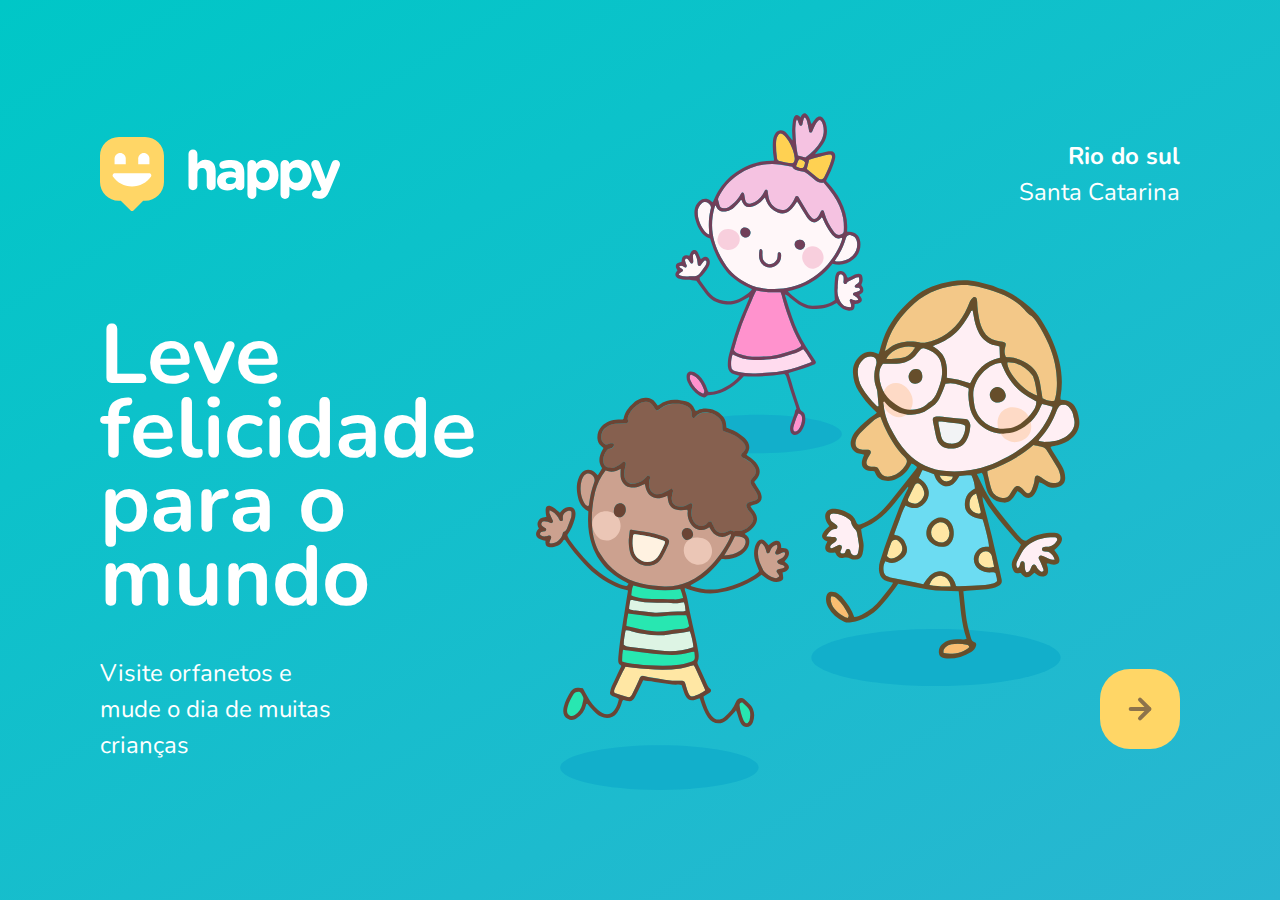
<file: index.html>
<!DOCTYPE html>
<html lang="pt_BR">
  <head>
    <meta charset="UTF-8" />
    <meta name="viewport" content="width=device-width, initial-scale=1.0" />
    <title>Happy</title>

    <link rel="icon" href="./public/images/logo-icon.png" />

    <link rel="stylesheet" href="./public/css/main.css" />
    <link rel="stylesheet" href="./public/css/animations.css" />
    <link rel="stylesheet" href="./public/css/page-landing.css" />

    <link href="https://fonts.googleapis.com/css2?family=Nunito:wght@400;600;800&display=swap" rel="stylesheet" />
  </head>
  <body>
    <div id="page-landing">
      <div id="container">
        <header>
          <img
            class="animate-up"
            id="logo"
            src="./public/images/logo.svg"
            alt="Logomarca de Happy"
          />

          <div class="location animate-up">
            <strong>Rio do sul</strong>
            <p>Santa Catarina</p>
          </div>
        </header>

        <main>
          <h1 class="animate-up">Leve felicidade para o mundo</h1>

          <section class="visit">
            <p class="animate-up">
              Visite orfanetos e mude o dia de muitas crianças
            </p>

            <a class="animate-up" href="orphanages.html" title="Visite orfanatos">
              <img src="./public/images/arrow.svg" alt="Ir para o mapa" />
            </a>
          </section>
        </main>
      </div>
    </div>
  </body>
</html>
</file>
<file: public/css/main.css>
* {
  margin: 0;
  padding: 0;
  box-sizing: border-box;
}

body {
  height: 100vh;
  color: white;
  background: #ebf2f5;
}

:root {
  font-size: 62.5%;
}

body,
input,
button,
textarea {
  /* Estas propriedades estão agrupadas na propriedade font
    font-weight: 400;
    font-size: 1.8rem;
    line-height: 1;
    font-family: 'Nunito', sans-serif;*/

  font: 400 1.8rem/1 "Nunito", sans-serif;
}
</file>
<file: public/css/animations.css>
/* Animações */
@keyframes up {
  from {
    transform: translateY(16x);
    opacity: 0;    
  }

  to {
    transform: translateY(0);
    opacity: 1;    
  }
}

@keyframes right {
  from {
    transform: translateX(-100%);
  }

  to {
    transform: translateX(0);
  }
}

@keyframes appear {
  from {
    opacity: 0;    
  }

  to {
    opacity: 1;    
  }  
}

.animate-up {
  animation-name: up;
  animation-duration: 300ms;
  animation-fill-mode: backwards;
}

.animate-right {
  animation-name: right;
  animation-duration: 300ms;
}

.animate-appear {
  animation-name: appear;
  animation-duration: 300ms;  
  animation-fill-mode: backwards;
}
</file>
<file: public/css/page-landing.css>
#page-landing {
  background: linear-gradient(329.54deg, #29b6d1 0%, #00c7c7 100%);

  text-align: center;
  min-height: 100vh;

  display: flex;
  /*align-items: center;*/
}

#container {
  margin: auto;

  width: min(90%, 112rem);
}

.location,
h1,
.visit p {
  height: 16vh;
}

#logo {
  animation-delay: 50ms;
}

.location {
  animation-delay: 100ms;
}

main h1 {
  animation-delay: 150ms;
  font-size: clamp(4rem, 8vw, 8.4rem);
}

.visit a:hover {
    background: #96feff;
}

.visit p {
  animation-delay: 200ms;
}

.visit a {
  width: 8rem;
  height: 8rem;
  background: #ffd666;

  border: none;
  border-radius: 3rem;

  display: flex;
  align-items: center;
  justify-content: center;

  margin: auto;

  transition: background 200ms;
  animation-delay: 250ms;
}

/* desktop version */
@media (min-width: 760px) {
  #container {
    padding: 5rem 2rem;
    /* shorthand background: image repeat position / size */
    background: url("../images/bg.svg") no-repeat 80% / clamp(30rem, 54vw, 56rem);
  }

  header {
    display: flex;
    align-items: center;
    justify-content: space-between;
  }

  .location, h1, .visit p {
    height: initial;
    text-align: initial;
  }

  .location {
    text-align: right;
    font-size: 2.4rem;
    line-height: 1.5;
  }

  main h1 {    
    font-weight: bold;
    line-height: .880;

    margin: clamp(10%, 9vh, 12%) 0 4rem 0;

    width: min(300px, 80%);
  }

  .visit {
    display: flex;
    align-items: center;
    justify-content: space-between;
  }

  .visit p {
    font-size: 2.4rem;
    line-height: 1.5;
    width: clamp(20rem, 20vw, 30rem);
  }

  .visit a {
    margin: initial;
  }
}
</file>
